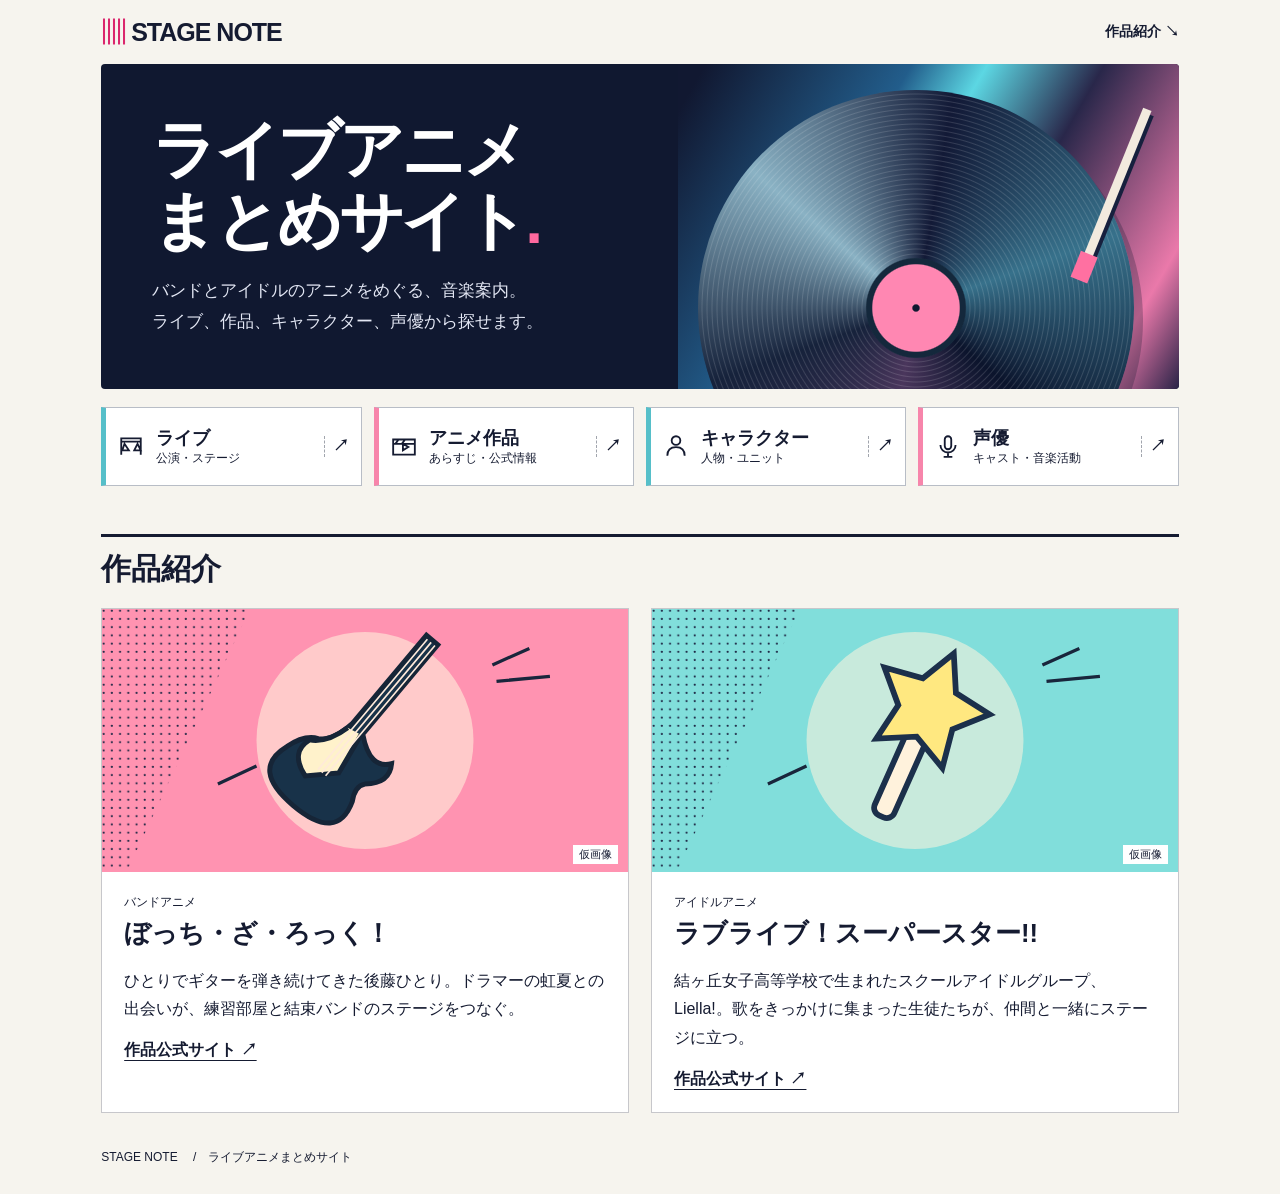
<file: index.html>
<!doctype html><html lang="ja"><meta charset="utf-8"><meta name="viewport" content="width=device-width,initial-scale=1"><title>ライブアニメまとめサイト｜STAGE NOTE</title><link rel="stylesheet" href="style.css"><header><a href="index.html"><i>▥</i> STAGE NOTE</a><a href="index.html#works">作品紹介 ↘</a></header><main><section class="hero"><div class="intro"><h1>ライブアニメ<br>まとめサイト<span>.</span></h1><p>バンドとアイドルのアニメをめぐる、音楽案内。<br>ライブ、作品、キャラクター、声優から探せます。</p></div><div class="art" aria-hidden="true"><div class="disc"></div><div class="arm"></div></div></section><nav aria-label="カテゴリ"><a href="live.html"><svg viewBox="0 0 24 24" aria-hidden="true"><path d="M3 20V5h18v15M3 8h18M6 10l-2 6h6zM18 10l-3 6h6z"/></svg><div><strong>ライブ</strong><small>公演・ステージ</small></div><b>↗</b></a><a href="anime.html"><svg viewBox="0 0 24 24" aria-hidden="true"><path d="M2 6h20v14H2zM2 10h20M7 6l-3 4m9-4-3 4m6 3-5 3v-6z"/></svg><div><strong>アニメ作品</strong><small>あらすじ・公式情報</small></div><b>↗</b></a><a href="characters.html"><svg viewBox="0 0 24 24" aria-hidden="true"><path d="M4 21q0-8 8-8t8 8M16 7a4 4 0 1 1-8 0 4 4 0 0 1 8 0z"/></svg><div><strong>キャラクター</strong><small>人物・ユニット</small></div><b>↗</b></a><a href="voice.html"><svg viewBox="0 0 24 24" aria-hidden="true"><path d="M9 6a3 3 0 0 1 6 0v6a3 3 0 0 1-6 0zM5 11a7 7 0 0 0 14 0M12 18v4m-4 0h8"/></svg><div><strong>声優</strong><small>キャスト・音楽活動</small></div><b>↗</b></a></nav><section id="works"><h2>作品紹介</h2><div class="grid" id="cards"></div></section></main><script src="works.js"></script><footer>STAGE NOTE　 /　ライブアニメまとめサイト</footer></html>
</file>
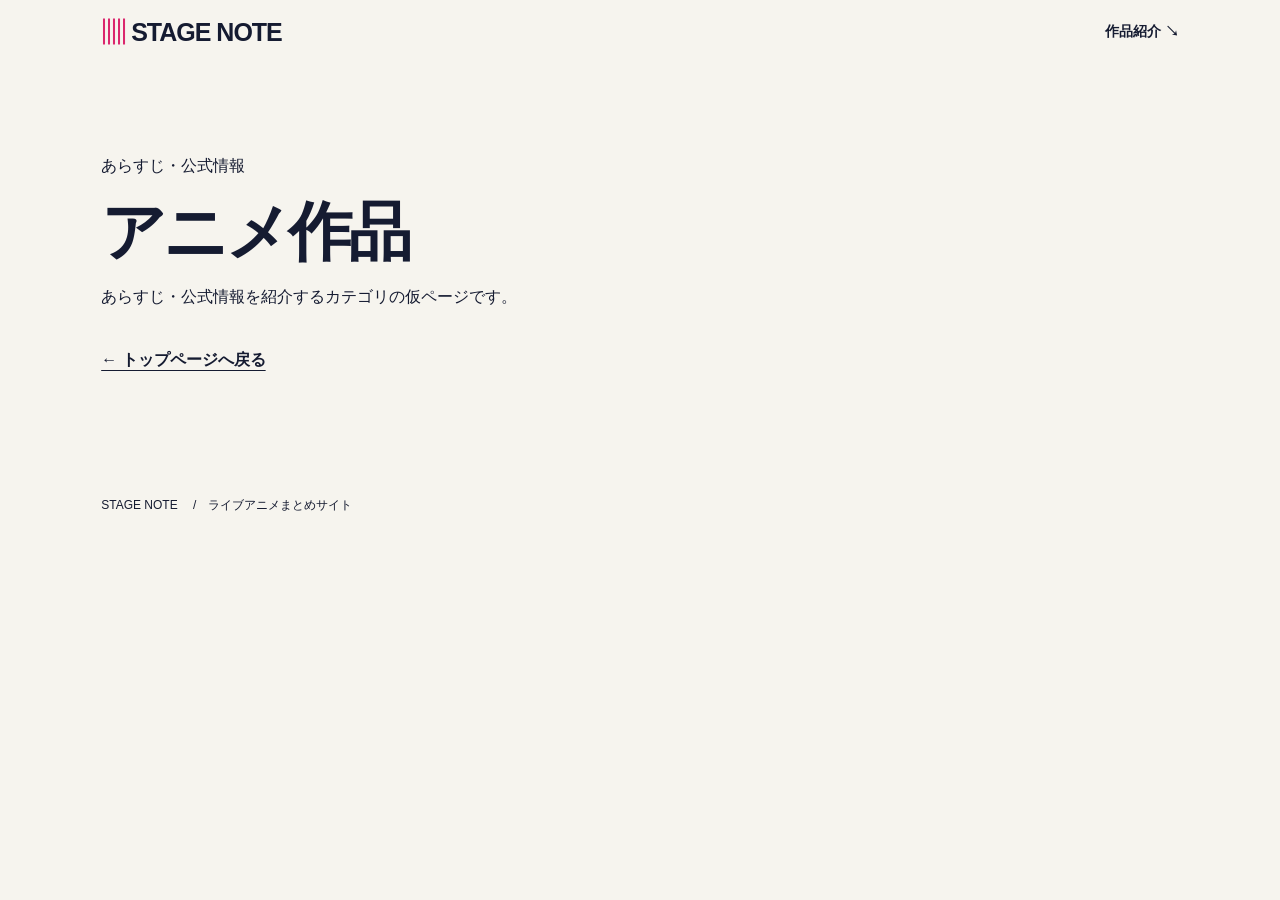
<file: anime.html>
<!doctype html><html lang="ja"><meta charset="utf-8"><meta name="viewport" content="width=device-width,initial-scale=1"><title>アニメ作品｜STAGE NOTE</title><link rel="stylesheet" href="style.css"><header><a href="index.html"><i>▥</i> STAGE NOTE</a><a href="index.html#works">作品紹介 ↘</a></header><main class="sub"><p>あらすじ・公式情報</p><h1>アニメ作品</h1><p>あらすじ・公式情報を紹介するカテゴリの仮ページです。</p><a href="index.html">← トップページへ戻る</a></main><footer>STAGE NOTE　 /　ライブアニメまとめサイト</footer></html>
</file>
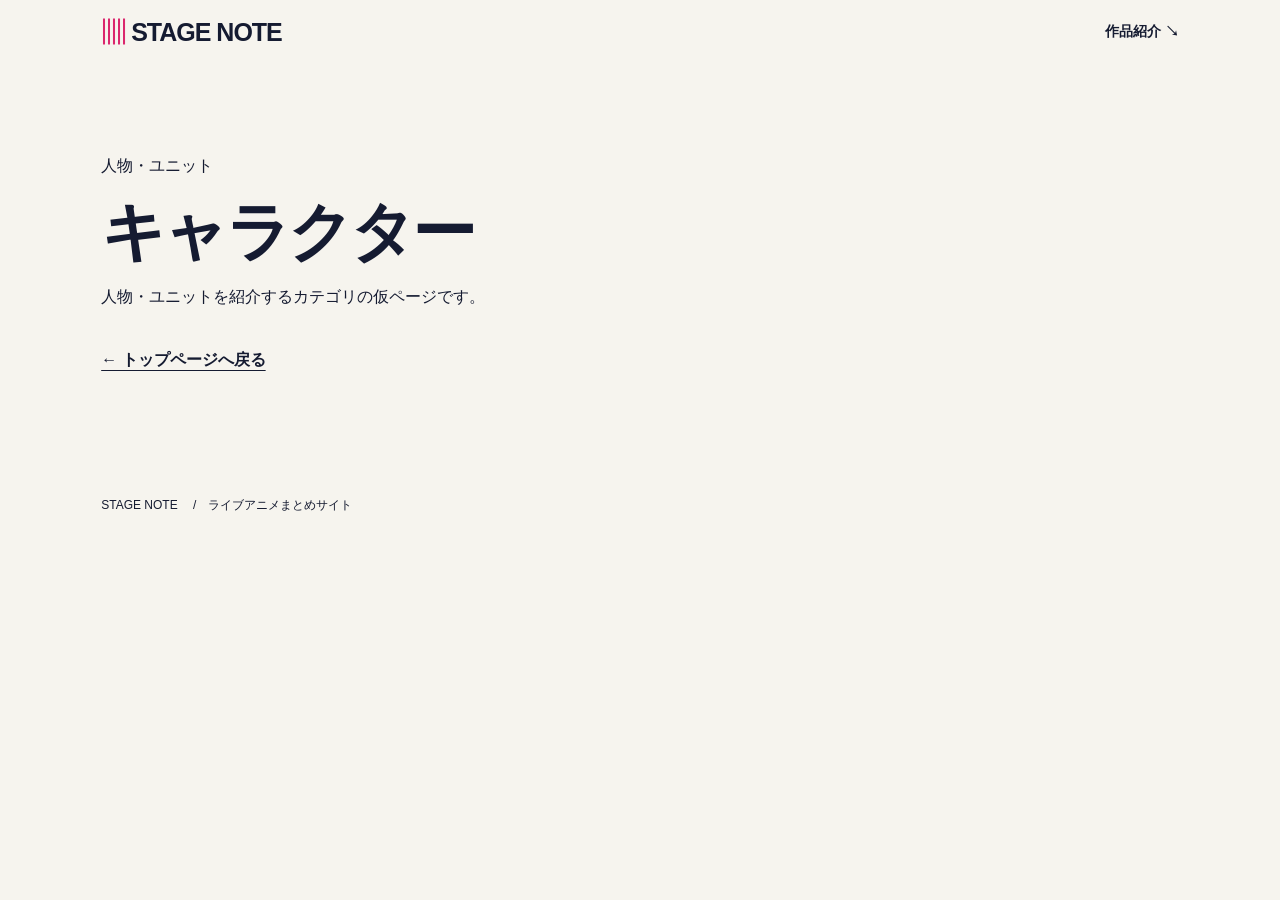
<file: characters.html>
<!doctype html><html lang="ja"><meta charset="utf-8"><meta name="viewport" content="width=device-width,initial-scale=1"><title>キャラクター｜STAGE NOTE</title><link rel="stylesheet" href="style.css"><header><a href="index.html"><i>▥</i> STAGE NOTE</a><a href="index.html#works">作品紹介 ↘</a></header><main class="sub"><p>人物・ユニット</p><h1>キャラクター</h1><p>人物・ユニットを紹介するカテゴリの仮ページです。</p><a href="index.html">← トップページへ戻る</a></main><footer>STAGE NOTE　 /　ライブアニメまとめサイト</footer></html>
</file>
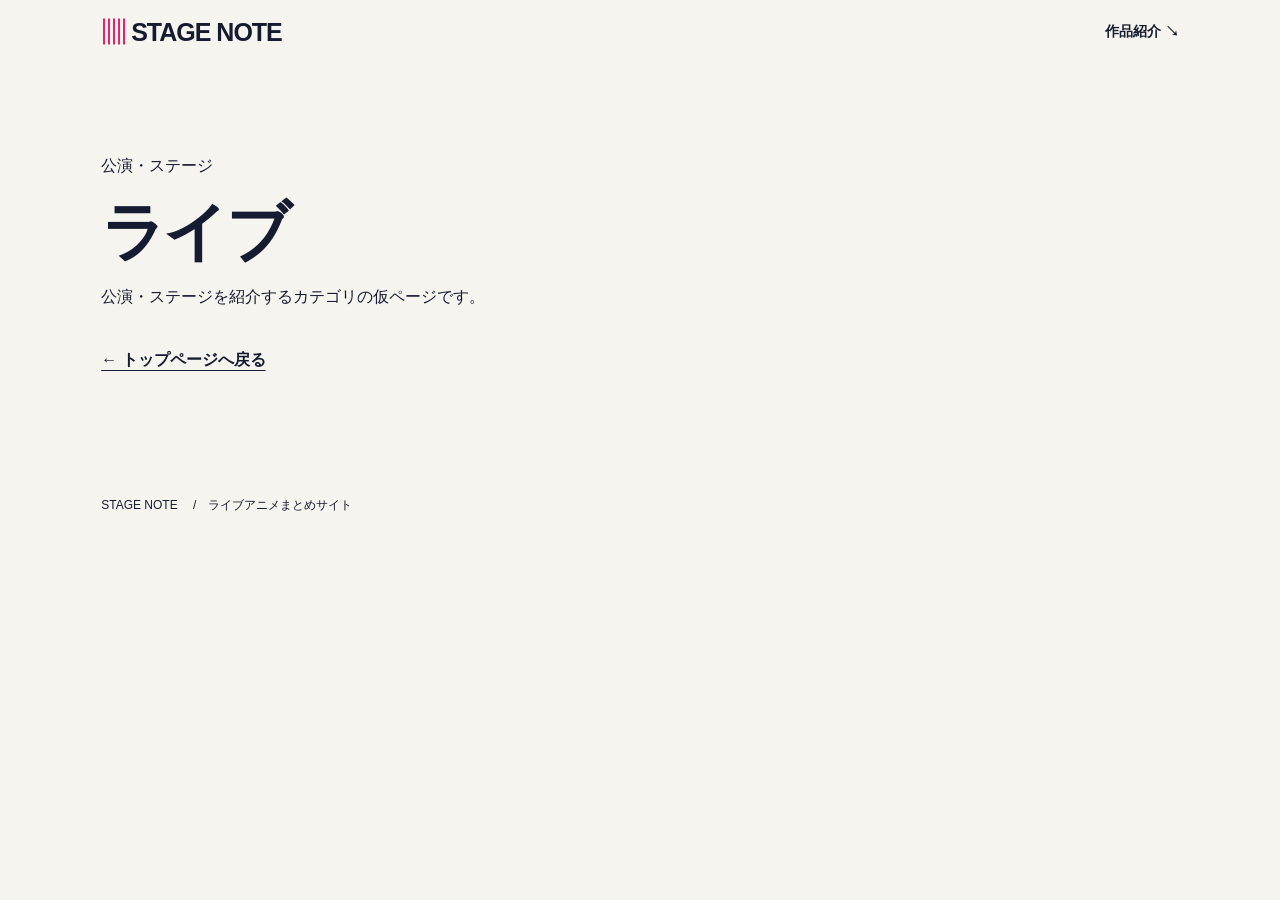
<file: live.html>
<!doctype html><html lang="ja"><meta charset="utf-8"><meta name="viewport" content="width=device-width,initial-scale=1"><title>ライブ｜STAGE NOTE</title><link rel="stylesheet" href="style.css"><header><a href="index.html"><i>▥</i> STAGE NOTE</a><a href="index.html#works">作品紹介 ↘</a></header><main class="sub"><p>公演・ステージ</p><h1>ライブ</h1><p>公演・ステージを紹介するカテゴリの仮ページです。</p><a href="index.html">← トップページへ戻る</a></main><footer>STAGE NOTE　 /　ライブアニメまとめサイト</footer></html>
</file>
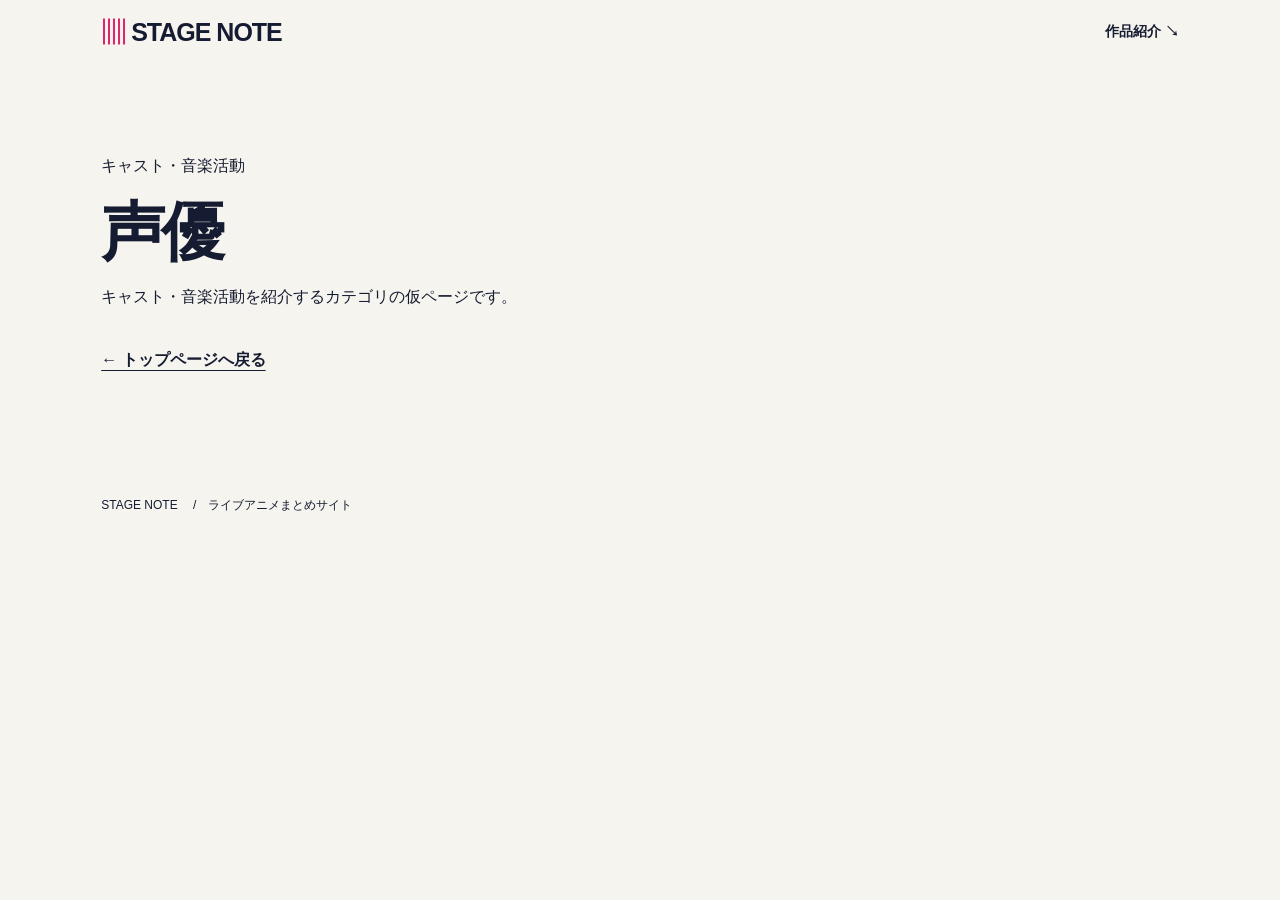
<file: voice.html>
<!doctype html><html lang="ja"><meta charset="utf-8"><meta name="viewport" content="width=device-width,initial-scale=1"><title>声優｜STAGE NOTE</title><link rel="stylesheet" href="style.css"><header><a href="index.html"><i>▥</i> STAGE NOTE</a><a href="index.html#works">作品紹介 ↘</a></header><main class="sub"><p>キャスト・音楽活動</p><h1>声優</h1><p>キャスト・音楽活動を紹介するカテゴリの仮ページです。</p><a href="index.html">← トップページへ戻る</a></main><footer>STAGE NOTE　 /　ライブアニメまとめサイト</footer></html>
</file>
<file: style.css>
*{box-sizing:border-box}html{color:#151b31;background:#f6f4ee;font-family:"Yu Gothic",Meiryo,sans-serif}body{margin:0}header,main,footer{max-width:1180px;margin:auto;padding:0 4vw}header{height:64px;display:flex;align-items:center;justify-content:space-between}a{color:inherit}header a{text-decoration:none;font-weight:800;font-size:14px}header a:first-child{font:900 25px Arial;letter-spacing:-1px}i{color:#db276d;font-style:normal}.hero{background:#101830;color:white;display:grid;grid-template-columns:1.15fr 1fr;overflow:hidden;border-radius:4px}.intro{padding:clamp(24px,4vw,58px);align-self:center}.intro h1,.sub h1{font-size:clamp(34px,5vw,70px);letter-spacing:-.06em;line-height:1.1;margin:0}.intro h1 span{color:#ff699f}.intro p{font-size:clamp(14px,1.3vw,17px);line-height:1.85;color:#e3e7f4;margin:20px 0 0}.art{position:relative;overflow:hidden;background:linear-gradient(120deg,#111831 4%,#225d8b 34%,#5cd7e3 45%,#29274a 62%,#ea79aa 88%,#292347)}.disc{position:absolute;width:87%;aspect-ratio:1;left:4%;top:8%;border-radius:50%;background:radial-gradient(circle,#101830 0 1%,#ff87b2 1.4% 14%,#14283c 14.4% 16%,transparent 16.4%),repeating-radial-gradient(circle,transparent 0 3px,#ffffff22 4px,transparent 5px),conic-gradient(from 10deg,#121936,#37718b,#0b142c,#4a365c,#16223b,#8ab2c4,#121936);box-shadow:9px 12px 0 #10183044}.arm{position:absolute;right:12%;top:12%;width:9px;height:54%;background:#f2eade;transform:rotate(22deg);box-shadow:4px 4px #17203e}.arm:after{content:"";position:absolute;bottom:-9px;left:-4px;width:18px;height:28px;background:#ff70a1}nav{display:grid;grid-template-columns:repeat(4,1fr);gap:12px;margin:18px 0 48px}nav a{background:#fff;border:1px solid #b8bdc6;border-left:5px solid #56bfc9;display:flex;align-items:center;gap:12px;padding:18px 12px;color:inherit;text-decoration:none}nav a:nth-child(even){border-left-color:#f785ab}nav a:hover,nav a:focus-visible{background:#ffecf3}nav svg{width:26px;flex:none;fill:none;stroke:currentColor;stroke-width:1.7}nav b{margin-left:auto;border-left:1px dashed #a1a5ad;padding-left:8px}small{display:block;font-size:12px}nav strong{font-size:18px}.grid{display:grid;grid-template-columns:repeat(2,minmax(0,1fr));gap:22px}h2{border-top:3px solid;padding-top:12px;font-size:30px;margin:0 0 18px}article{background:#fff;border:1px solid #c7c7cb}figure{margin:0;position:relative}figure img{display:block;width:100%;aspect-ratio:2/1}figcaption{position:absolute;right:10px;bottom:8px;background:#fff;padding:2px 6px;font-size:11px}article section{padding:22px}h3{font-size:clamp(20px,2vw,28px);margin:5px 0}article p,.sub p{line-height:1.8}article a,.sub a{font-weight:bold;text-underline-offset:5px}footer{padding-top:36px;padding-bottom:28px;font-size:12px}.sub{padding-top:8vh;padding-bottom:10vh}.sub a{display:inline-block;margin-top:22px}@media(max-width:860px){nav{grid-template-columns:1fr 1fr}}@media(max-width:640px){header{height:52px}.hero{position:relative;display:block}.art{position:absolute;right:0;top:0;width:24%;height:100%}.intro{width:76%;padding:25px 14px}.intro h1{font-size:clamp(29px,8vw,44px)}.intro p{line-height:1.6;margin-top:12px}.disc{width:240%;left:8%;top:16%}.grid{grid-template-columns:1fr}nav{gap:7px;margin:10px 0 30px}nav a{padding:12px 7px;gap:6px}nav strong{font-size:15px}nav svg{width:20px}nav b{padding-left:3px}nav small{font-size:11px}article section{padding:16px}}
</file>
